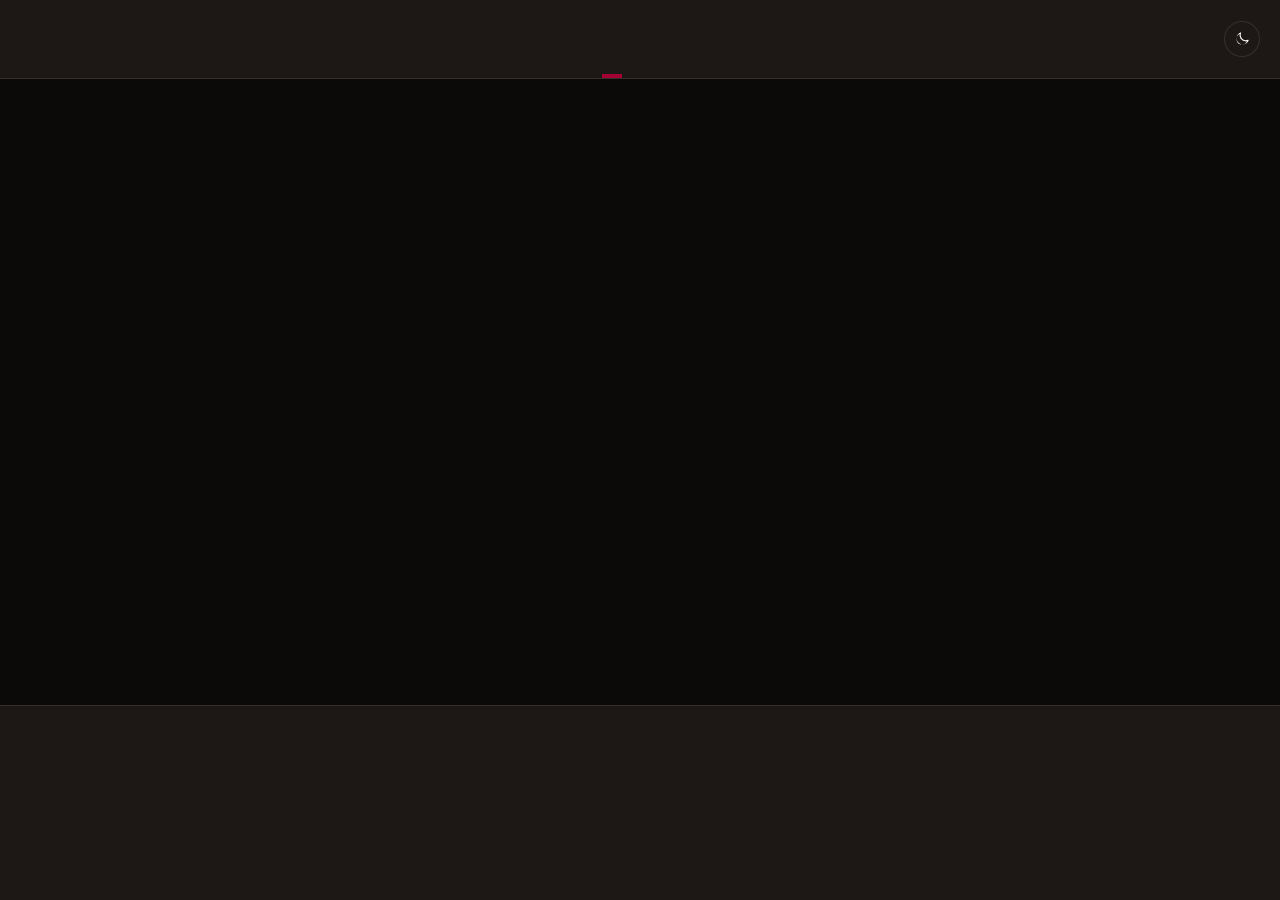
<file: index.html>
<!DOCTYPE html><html lang="en" data-astro-cid-lcdefpme><head><!-- Global Metadata --><meta charset="utf-8"><meta name="viewport" content="width=device-width,initial-scale=1"><link rel="icon" type="image/svg+xml" href="/favicon.svg"><link rel="icon" href="/favicon.ico"><link rel="sitemap" href="/sitemap-index.xml"><link rel="alternate" type="application/rss+xml" title="Astro Blog" href="https://shoshta73.github.io/rss.xml"><meta name="generator" content="Astro v7.3.8"><script>
	const theme = localStorage.getItem('theme') ?? 'dark';
	document.documentElement.classList.toggle('dark', theme === 'dark');
</script><style>@font-face{font-family:Atkinson-c7f4c4e8b285552f;src:url("/_astro/fonts/89758defcfa85239.woff") format("woff");font-display:swap;font-weight:400;font-style:normal;}@font-face{font-family:Atkinson-c7f4c4e8b285552f;src:url("/_astro/fonts/14aa8dd5744dd4bc.woff") format("woff");font-display:swap;font-weight:700;font-style:normal;}@font-face{font-family:"Atkinson-c7f4c4e8b285552f fallback: Arial";src:local("Arial");font-display:swap;font-weight:400;font-style:normal;size-adjust:99.3717%;ascent-override:80.1033%;descent-override:25.2587%;line-gap-override:0%;}@font-face{font-family:"Atkinson-c7f4c4e8b285552f fallback: Arial Bold";src:local("Arial Bold");font-display:swap;font-weight:700;font-style:normal;size-adjust:92.2954%;ascent-override:86.2448%;descent-override:27.1953%;line-gap-override:0%;}:root{--font-atkinson:Atkinson-c7f4c4e8b285552f,"Atkinson-c7f4c4e8b285552f fallback: Arial","Atkinson-c7f4c4e8b285552f fallback: Arial Bold",sans-serif;}</style><link rel="preload" href="/_astro/fonts/89758defcfa85239.woff" as="font" type="font/woff" crossorigin><link rel="preload" href="/_astro/fonts/14aa8dd5744dd4bc.woff" as="font" type="font/woff" crossorigin><!-- Canonical URL --><link rel="canonical" href="https://shoshta73.github.io/"><!-- Primary Meta Tags --><title>Astro Blog</title><meta name="description" content="Welcome to my website!"><!-- Open Graph / Facebook --><meta property="og:type" content="website"><meta property="og:url" content="https://shoshta73.github.io/"><meta property="og:title" content="Astro Blog"><meta property="og:description" content="Welcome to my website!"><!-- Twitter --><meta name="twitter:card" content="summary_large_image"><link rel="stylesheet" href="/_astro/Header.DBDb6_G8.css"><style>main[data-astro-cid-lcdefpme]{place-items:center;display:grid}.notice[data-astro-cid-lcdefpme]{text-align:center;max-width:42rem}.eyebrow[data-astro-cid-lcdefpme]{color:var(--muted-foreground);letter-spacing:.16em;text-transform:uppercase;margin:0 0 1rem;font-size:.875rem;font-weight:700}h1[data-astro-cid-lcdefpme]{letter-spacing:-.06em;margin-bottom:1rem;font-size:clamp(2.5rem,10vw,5rem)}p[data-astro-cid-lcdefpme]{max-width:34rem;color:var(--muted-foreground);margin:0 auto;font-size:1.125rem}
</style></head><body data-astro-cid-lcdefpme><header data-astro-cid-nen7h5rs><nav data-astro-cid-nen7h5rs><div data-astro-cid-nen7h5rs></div><div class="internal-links" data-astro-cid-nen7h5rs><a href="/" class="active" data-astro-cid-nen7h5rs="true" data-astro-cid-evkijfd6>Home</a><a href="/blog" data-astro-cid-nen7h5rs="true" data-astro-cid-evkijfd6>Blog</a></div><button class="theme-toggle" type="button" aria-label="Switch to light mode" aria-pressed="true" data-astro-cid-nen7h5rs><svg class="sun" viewBox="0 0 256 256" aria-hidden="true" data-astro-cid-nen7h5rs><circle cx="128" cy="128" r="60" fill="none" stroke="currentColor" stroke-linecap="round" stroke-linejoin="round" stroke-width="16" data-astro-cid-nen7h5rs></circle><line x1="128" y1="36" x2="128" y2="16" stroke="currentColor" stroke-linecap="round" stroke-linejoin="round" stroke-width="16" data-astro-cid-nen7h5rs></line><line x1="62.95" y1="62.95" x2="48.81" y2="48.81" stroke="currentColor" stroke-linecap="round" stroke-linejoin="round" stroke-width="16" data-astro-cid-nen7h5rs></line><line x1="36" y1="128" x2="16" y2="128" stroke="currentColor" stroke-linecap="round" stroke-linejoin="round" stroke-width="16" data-astro-cid-nen7h5rs></line><line x1="62.95" y1="193.05" x2="48.81" y2="207.19" stroke="currentColor" stroke-linecap="round" stroke-linejoin="round" stroke-width="16" data-astro-cid-nen7h5rs></line><line x1="128" y1="220" x2="128" y2="240" stroke="currentColor" stroke-linecap="round" stroke-linejoin="round" stroke-width="16" data-astro-cid-nen7h5rs></line><line x1="193.05" y1="193.05" x2="207.19" y2="207.19" stroke="currentColor" stroke-linecap="round" stroke-linejoin="round" stroke-width="16" data-astro-cid-nen7h5rs></line><line x1="220" y1="128" x2="240" y2="128" stroke="currentColor" stroke-linecap="round" stroke-linejoin="round" stroke-width="16" data-astro-cid-nen7h5rs></line><line x1="193.05" y1="62.95" x2="207.19" y2="48.81" stroke="currentColor" stroke-linecap="round" stroke-linejoin="round" stroke-width="16" data-astro-cid-nen7h5rs></line></svg><svg class="moon" viewBox="0 0 256 256" aria-hidden="true" data-astro-cid-nen7h5rs><path fill="currentColor" d="M232.13 143.64a8 8 0 0 0-8.61-1.74A84 84 0 0 1 114.1 32.48a8 8 0 0 0-10.35-10.35 100 100 0 1 0 130.38 130.38 8 8 0 0 0-2-8.87ZM128 216A88 88 0 0 1 91.32 48.09a100 100 0 0 0 116.59 116.59A87.85 87.85 0 0 1 128 216Z" data-astro-cid-nen7h5rs></path></svg></button></nav></header><script type="module">var e=document.querySelector(`.theme-toggle`);function t(t){document.documentElement.classList.toggle(`dark`,t),localStorage.setItem(`theme`,t?`dark`:`light`),e&&(e.dataset.theme=t?`dark`:`light`,e.setAttribute(`aria-pressed`,String(t)),e.setAttribute(`aria-label`,t?`Switch to light mode`:`Switch to dark mode`))}e&&(t(document.documentElement.classList.contains(`dark`)),e.addEventListener(`click`,()=>{t(!document.documentElement.classList.contains(`dark`))}));</script><main data-astro-cid-lcdefpme><section class="notice" aria-labelledby="under-construction-title" data-astro-cid-lcdefpme><p class="eyebrow" data-astro-cid-lcdefpme>Website status</p><h1 id="under-construction-title" data-astro-cid-lcdefpme>Under Construction</h1><p data-astro-cid-lcdefpme>This website is currently being built. More content and updates will be available soon.</p></section></main><footer data-astro-cid-jo6i4kqk>&copy; 2026 Borna Šoštarić. All rights reserved.<!-- <div class="social-links">
		<a href="https://m.webtoo.ls/@astro" target="_blank">
			<span class="sr-only">Follow Astro on Mastodon</span>
			<svg
				viewBox="0 0 16 16"
				aria-hidden="true"
				width="32"
				height="32"
				astro-icon="social/mastodon"
				><path
					fill="currentColor"
					d="M11.19 12.195c2.016-.24 3.77-1.475 3.99-2.603.348-1.778.32-4.339.32-4.339 0-3.47-2.286-4.488-2.286-4.488C12.062.238 10.083.017 8.027 0h-.05C5.92.017 3.942.238 2.79.765c0 0-2.285 1.017-2.285 4.488l-.002.662c-.004.64-.007 1.35.011 2.091.083 3.394.626 6.74 3.78 7.57 1.454.383 2.703.463 3.709.408 1.823-.1 2.847-.647 2.847-.647l-.06-1.317s-1.303.41-2.767.36c-1.45-.05-2.98-.156-3.215-1.928a3.614 3.614 0 0 1-.033-.496s1.424.346 3.228.428c1.103.05 2.137-.064 3.188-.189zm1.613-2.47H11.13v-4.08c0-.859-.364-1.295-1.091-1.295-.804 0-1.207.517-1.207 1.541v2.233H7.168V5.89c0-1.024-.403-1.541-1.207-1.541-.727 0-1.091.436-1.091 1.296v4.079H3.197V5.522c0-.859.22-1.541.66-2.046.456-.505 1.052-.764 1.793-.764.856 0 1.504.328 1.933.983L8 4.39l.417-.695c.429-.655 1.077-.983 1.934-.983.74 0 1.336.259 1.791.764.442.505.661 1.187.661 2.046v4.203z"
				></path></svg
			>
		</a>
		<a href="https://twitter.com/astrodotbuild" target="_blank">
			<span class="sr-only">Follow Astro on Twitter</span>
			<svg viewBox="0 0 16 16" aria-hidden="true" width="32" height="32" astro-icon="social/twitter"
				><path
					fill="currentColor"
					d="M5.026 15c6.038 0 9.341-5.003 9.341-9.334 0-.14 0-.282-.006-.422A6.685 6.685 0 0 0 16 3.542a6.658 6.658 0 0 1-1.889.518 3.301 3.301 0 0 0 1.447-1.817 6.533 6.533 0 0 1-2.087.793A3.286 3.286 0 0 0 7.875 6.03a9.325 9.325 0 0 1-6.767-3.429 3.289 3.289 0 0 0 1.018 4.382A3.323 3.323 0 0 1 .64 6.575v.045a3.288 3.288 0 0 0 2.632 3.218 3.203 3.203 0 0 1-.865.115 3.23 3.23 0 0 1-.614-.057 3.283 3.283 0 0 0 3.067 2.277A6.588 6.588 0 0 1 .78 13.58a6.32 6.32 0 0 1-.78-.045A9.344 9.344 0 0 0 5.026 15z"
				></path></svg
			>
		</a>
		<a href="https://github.com/withastro/astro" target="_blank">
			<span class="sr-only">Go to Astro's GitHub repo</span>
			<svg viewBox="0 0 16 16" aria-hidden="true" width="32" height="32" astro-icon="social/github"
				><path
					fill="currentColor"
					d="M8 0C3.58 0 0 3.58 0 8c0 3.54 2.29 6.53 5.47 7.59.4.07.55-.17.55-.38 0-.19-.01-.82-.01-1.49-2.01.37-2.53-.49-2.69-.94-.09-.23-.48-.94-.82-1.13-.28-.15-.68-.52-.01-.53.63-.01 1.08.58 1.23.82.72 1.21 1.87.87 2.33.66.07-.52.28-.87.51-1.07-1.78-.2-3.64-.89-3.64-3.95 0-.87.31-1.59.82-2.15-.08-.2-.36-1.02.08-2.12 0 0 .67-.21 2.2.82.64-.18 1.32-.27 2-.27.68 0 1.36.09 2 .27 1.53-1.04 2.2-.82 2.2-.82.44 1.1.16 1.92.08 2.12.51.56.82 1.27.82 2.15 0 3.07-1.87 3.75-3.65 3.95.29.25.54.73.54 1.48 0 1.07-.01 1.93-.01 2.2 0 .21.15.46.55.38A8.012 8.012 0 0 0 16 8c0-4.42-3.58-8-8-8z"
				></path></svg
			>
		</a>
	</div> --></footer></body></html>
</file>
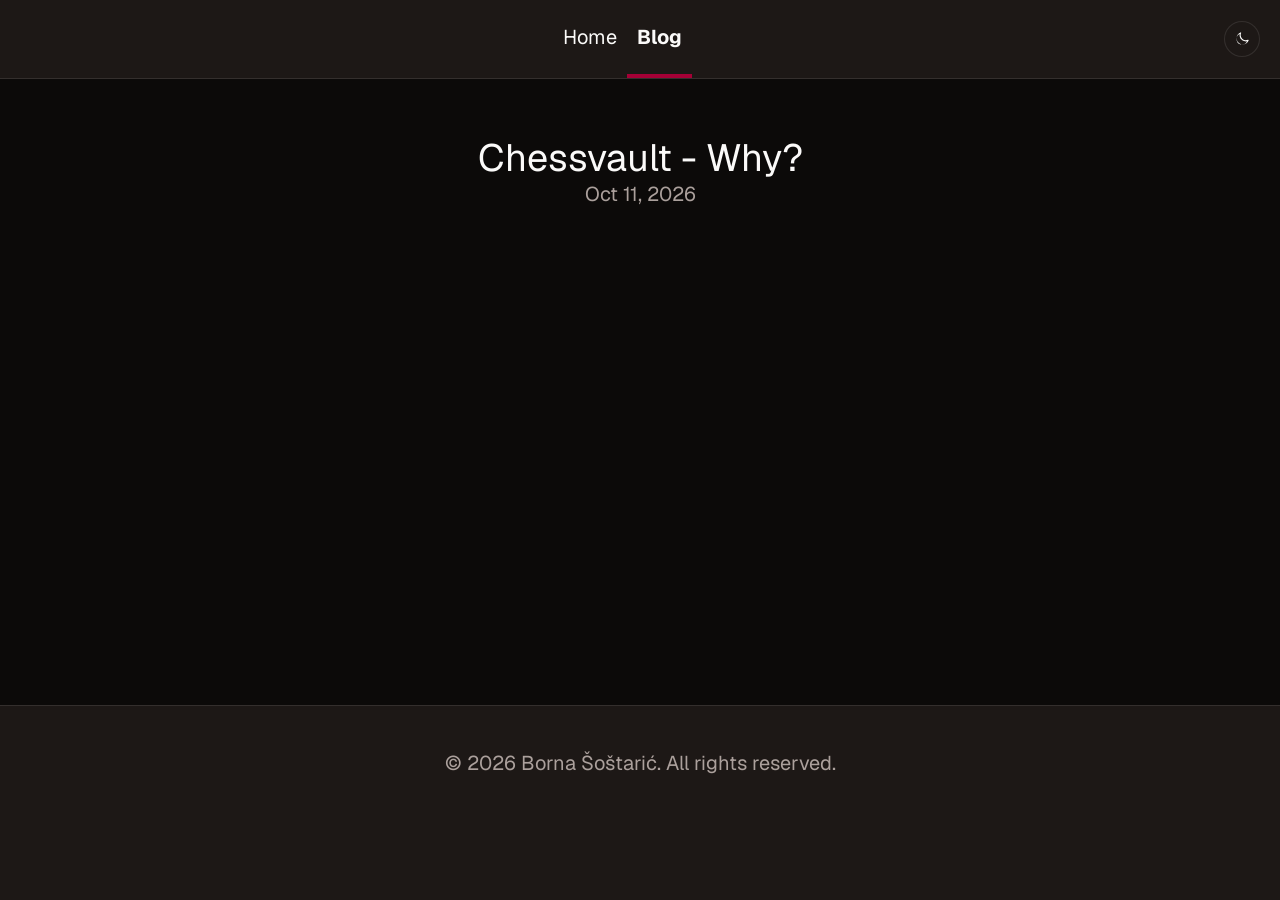
<file: blog/index.html>
<!DOCTYPE html><html lang="en" data-astro-cid-x255k2k2><head><!-- Global Metadata --><meta charset="utf-8"><meta name="viewport" content="width=device-width,initial-scale=1"><link rel="icon" type="image/svg+xml" href="/favicon.svg"><link rel="icon" href="/favicon.ico"><link rel="sitemap" href="/sitemap-index.xml"><link rel="alternate" type="application/rss+xml" title="Astro Blog" href="https://shoshta73.github.io/rss.xml"><meta name="generator" content="Astro v7.3.8"><script>
	const theme = localStorage.getItem('theme') ?? 'dark';
	document.documentElement.classList.toggle('dark', theme === 'dark');
</script><style>@font-face{font-family:Atkinson-c7f4c4e8b285552f;src:url("/_astro/fonts/89758defcfa85239.woff") format("woff");font-display:swap;font-weight:400;font-style:normal;}@font-face{font-family:Atkinson-c7f4c4e8b285552f;src:url("/_astro/fonts/14aa8dd5744dd4bc.woff") format("woff");font-display:swap;font-weight:700;font-style:normal;}@font-face{font-family:"Atkinson-c7f4c4e8b285552f fallback: Arial";src:local("Arial");font-display:swap;font-weight:400;font-style:normal;size-adjust:99.3717%;ascent-override:80.1033%;descent-override:25.2587%;line-gap-override:0%;}@font-face{font-family:"Atkinson-c7f4c4e8b285552f fallback: Arial Bold";src:local("Arial Bold");font-display:swap;font-weight:700;font-style:normal;size-adjust:92.2954%;ascent-override:86.2448%;descent-override:27.1953%;line-gap-override:0%;}:root{--font-atkinson:Atkinson-c7f4c4e8b285552f,"Atkinson-c7f4c4e8b285552f fallback: Arial","Atkinson-c7f4c4e8b285552f fallback: Arial Bold",sans-serif;}</style><link rel="preload" href="/_astro/fonts/89758defcfa85239.woff" as="font" type="font/woff" crossorigin><link rel="preload" href="/_astro/fonts/14aa8dd5744dd4bc.woff" as="font" type="font/woff" crossorigin><!-- Canonical URL --><link rel="canonical" href="https://shoshta73.github.io/blog/"><!-- Primary Meta Tags --><title>Astro Blog</title><meta name="description" content="Welcome to my website!"><!-- Open Graph / Facebook --><meta property="og:type" content="website"><meta property="og:url" content="https://shoshta73.github.io/blog/"><meta property="og:title" content="Astro Blog"><meta property="og:description" content="Welcome to my website!"><!-- Twitter --><meta name="twitter:card" content="summary_large_image"><link rel="stylesheet" href="/_astro/Header.DBDb6_G8.css"><style>body{font-family:var(--font-sans)}main[data-astro-cid-x255k2k2]{width:960px}ul[data-astro-cid-x255k2k2]{flex-wrap:wrap;gap:2rem;margin:0;padding:0;list-style-type:none;display:flex}ul[data-astro-cid-x255k2k2] li[data-astro-cid-x255k2k2]{width:calc(50% - 1rem)}ul[data-astro-cid-x255k2k2] li[data-astro-cid-x255k2k2] [data-astro-cid-x255k2k2]{text-decoration:none;transition:all .2s}ul[data-astro-cid-x255k2k2] li[data-astro-cid-x255k2k2]:first-child{text-align:center;width:100%;margin-bottom:1rem}ul[data-astro-cid-x255k2k2] li[data-astro-cid-x255k2k2]:first-child img[data-astro-cid-x255k2k2]{width:100%}ul[data-astro-cid-x255k2k2] li[data-astro-cid-x255k2k2]:first-child .title[data-astro-cid-x255k2k2]{font-size:2.369rem}ul[data-astro-cid-x255k2k2] li[data-astro-cid-x255k2k2] img[data-astro-cid-x255k2k2]{border-radius:12px;margin-bottom:.5rem}ul[data-astro-cid-x255k2k2] li[data-astro-cid-x255k2k2] a[data-astro-cid-x255k2k2]{display:block}.title[data-astro-cid-x255k2k2]{color:var(--foreground);margin:0;line-height:1}.date[data-astro-cid-x255k2k2]{color:var(--muted-foreground);margin:0}ul[data-astro-cid-x255k2k2] li[data-astro-cid-x255k2k2] a[data-astro-cid-x255k2k2]:hover h4[data-astro-cid-x255k2k2],ul[data-astro-cid-x255k2k2] li[data-astro-cid-x255k2k2] a[data-astro-cid-x255k2k2]:hover .date[data-astro-cid-x255k2k2]{color:var(--primary)}ul[data-astro-cid-x255k2k2] a[data-astro-cid-x255k2k2]:hover img[data-astro-cid-x255k2k2]{box-shadow:var(--box-shadow)}@media (width<=720px){ul[data-astro-cid-x255k2k2]{gap:.5em}ul[data-astro-cid-x255k2k2] li[data-astro-cid-x255k2k2]{text-align:center;width:100%}ul[data-astro-cid-x255k2k2] li[data-astro-cid-x255k2k2]:first-child{margin-bottom:0}ul[data-astro-cid-x255k2k2] li[data-astro-cid-x255k2k2]:first-child .title[data-astro-cid-x255k2k2]{font-size:1.563em}}
</style></head><body data-astro-cid-x255k2k2><header data-astro-cid-nen7h5rs><nav data-astro-cid-nen7h5rs><div data-astro-cid-nen7h5rs></div><div class="internal-links" data-astro-cid-nen7h5rs><a href="/" data-astro-cid-nen7h5rs="true" data-astro-cid-evkijfd6>Home</a><a href="/blog" class="active" data-astro-cid-nen7h5rs="true" data-astro-cid-evkijfd6>Blog</a></div><button class="theme-toggle" type="button" aria-label="Switch to light mode" aria-pressed="true" data-astro-cid-nen7h5rs><svg class="sun" viewBox="0 0 256 256" aria-hidden="true" data-astro-cid-nen7h5rs><circle cx="128" cy="128" r="60" fill="none" stroke="currentColor" stroke-linecap="round" stroke-linejoin="round" stroke-width="16" data-astro-cid-nen7h5rs></circle><line x1="128" y1="36" x2="128" y2="16" stroke="currentColor" stroke-linecap="round" stroke-linejoin="round" stroke-width="16" data-astro-cid-nen7h5rs></line><line x1="62.95" y1="62.95" x2="48.81" y2="48.81" stroke="currentColor" stroke-linecap="round" stroke-linejoin="round" stroke-width="16" data-astro-cid-nen7h5rs></line><line x1="36" y1="128" x2="16" y2="128" stroke="currentColor" stroke-linecap="round" stroke-linejoin="round" stroke-width="16" data-astro-cid-nen7h5rs></line><line x1="62.95" y1="193.05" x2="48.81" y2="207.19" stroke="currentColor" stroke-linecap="round" stroke-linejoin="round" stroke-width="16" data-astro-cid-nen7h5rs></line><line x1="128" y1="220" x2="128" y2="240" stroke="currentColor" stroke-linecap="round" stroke-linejoin="round" stroke-width="16" data-astro-cid-nen7h5rs></line><line x1="193.05" y1="193.05" x2="207.19" y2="207.19" stroke="currentColor" stroke-linecap="round" stroke-linejoin="round" stroke-width="16" data-astro-cid-nen7h5rs></line><line x1="220" y1="128" x2="240" y2="128" stroke="currentColor" stroke-linecap="round" stroke-linejoin="round" stroke-width="16" data-astro-cid-nen7h5rs></line><line x1="193.05" y1="62.95" x2="207.19" y2="48.81" stroke="currentColor" stroke-linecap="round" stroke-linejoin="round" stroke-width="16" data-astro-cid-nen7h5rs></line></svg><svg class="moon" viewBox="0 0 256 256" aria-hidden="true" data-astro-cid-nen7h5rs><path fill="currentColor" d="M232.13 143.64a8 8 0 0 0-8.61-1.74A84 84 0 0 1 114.1 32.48a8 8 0 0 0-10.35-10.35 100 100 0 1 0 130.38 130.38 8 8 0 0 0-2-8.87ZM128 216A88 88 0 0 1 91.32 48.09a100 100 0 0 0 116.59 116.59A87.85 87.85 0 0 1 128 216Z" data-astro-cid-nen7h5rs></path></svg></button></nav></header><script type="module">var e=document.querySelector(`.theme-toggle`);function t(t){document.documentElement.classList.toggle(`dark`,t),localStorage.setItem(`theme`,t?`dark`:`light`),e&&(e.dataset.theme=t?`dark`:`light`,e.setAttribute(`aria-pressed`,String(t)),e.setAttribute(`aria-label`,t?`Switch to light mode`:`Switch to dark mode`))}e&&(t(document.documentElement.classList.contains(`dark`)),e.addEventListener(`click`,()=>{t(!document.documentElement.classList.contains(`dark`))}));</script><main data-astro-cid-x255k2k2><section data-astro-cid-x255k2k2><ul data-astro-cid-x255k2k2><li data-astro-cid-x255k2k2><a href="/blog/chessvault/" data-astro-cid-x255k2k2><h4 class="title" data-astro-cid-x255k2k2>Chessvault - Why?</h4><p class="date" data-astro-cid-x255k2k2><time datetime="2026-10-11T00:00:00.000Z">Oct 11, 2026</time></p></a></li></ul></section></main><footer data-astro-cid-jo6i4kqk>&copy; 2026 Borna Šoštarić. All rights reserved.<!-- <div class="social-links">
		<a href="https://m.webtoo.ls/@astro" target="_blank">
			<span class="sr-only">Follow Astro on Mastodon</span>
			<svg
				viewBox="0 0 16 16"
				aria-hidden="true"
				width="32"
				height="32"
				astro-icon="social/mastodon"
				><path
					fill="currentColor"
					d="M11.19 12.195c2.016-.24 3.77-1.475 3.99-2.603.348-1.778.32-4.339.32-4.339 0-3.47-2.286-4.488-2.286-4.488C12.062.238 10.083.017 8.027 0h-.05C5.92.017 3.942.238 2.79.765c0 0-2.285 1.017-2.285 4.488l-.002.662c-.004.64-.007 1.35.011 2.091.083 3.394.626 6.74 3.78 7.57 1.454.383 2.703.463 3.709.408 1.823-.1 2.847-.647 2.847-.647l-.06-1.317s-1.303.41-2.767.36c-1.45-.05-2.98-.156-3.215-1.928a3.614 3.614 0 0 1-.033-.496s1.424.346 3.228.428c1.103.05 2.137-.064 3.188-.189zm1.613-2.47H11.13v-4.08c0-.859-.364-1.295-1.091-1.295-.804 0-1.207.517-1.207 1.541v2.233H7.168V5.89c0-1.024-.403-1.541-1.207-1.541-.727 0-1.091.436-1.091 1.296v4.079H3.197V5.522c0-.859.22-1.541.66-2.046.456-.505 1.052-.764 1.793-.764.856 0 1.504.328 1.933.983L8 4.39l.417-.695c.429-.655 1.077-.983 1.934-.983.74 0 1.336.259 1.791.764.442.505.661 1.187.661 2.046v4.203z"
				></path></svg
			>
		</a>
		<a href="https://twitter.com/astrodotbuild" target="_blank">
			<span class="sr-only">Follow Astro on Twitter</span>
			<svg viewBox="0 0 16 16" aria-hidden="true" width="32" height="32" astro-icon="social/twitter"
				><path
					fill="currentColor"
					d="M5.026 15c6.038 0 9.341-5.003 9.341-9.334 0-.14 0-.282-.006-.422A6.685 6.685 0 0 0 16 3.542a6.658 6.658 0 0 1-1.889.518 3.301 3.301 0 0 0 1.447-1.817 6.533 6.533 0 0 1-2.087.793A3.286 3.286 0 0 0 7.875 6.03a9.325 9.325 0 0 1-6.767-3.429 3.289 3.289 0 0 0 1.018 4.382A3.323 3.323 0 0 1 .64 6.575v.045a3.288 3.288 0 0 0 2.632 3.218 3.203 3.203 0 0 1-.865.115 3.23 3.23 0 0 1-.614-.057 3.283 3.283 0 0 0 3.067 2.277A6.588 6.588 0 0 1 .78 13.58a6.32 6.32 0 0 1-.78-.045A9.344 9.344 0 0 0 5.026 15z"
				></path></svg
			>
		</a>
		<a href="https://github.com/withastro/astro" target="_blank">
			<span class="sr-only">Go to Astro's GitHub repo</span>
			<svg viewBox="0 0 16 16" aria-hidden="true" width="32" height="32" astro-icon="social/github"
				><path
					fill="currentColor"
					d="M8 0C3.58 0 0 3.58 0 8c0 3.54 2.29 6.53 5.47 7.59.4.07.55-.17.55-.38 0-.19-.01-.82-.01-1.49-2.01.37-2.53-.49-2.69-.94-.09-.23-.48-.94-.82-1.13-.28-.15-.68-.52-.01-.53.63-.01 1.08.58 1.23.82.72 1.21 1.87.87 2.33.66.07-.52.28-.87.51-1.07-1.78-.2-3.64-.89-3.64-3.95 0-.87.31-1.59.82-2.15-.08-.2-.36-1.02.08-2.12 0 0 .67-.21 2.2.82.64-.18 1.32-.27 2-.27.68 0 1.36.09 2 .27 1.53-1.04 2.2-.82 2.2-.82.44 1.1.16 1.92.08 2.12.51.56.82 1.27.82 2.15 0 3.07-1.87 3.75-3.65 3.95.29.25.54.73.54 1.48 0 1.07-.01 1.93-.01 2.2 0 .21.15.46.55.38A8.012 8.012 0 0 0 16 8c0-4.42-3.58-8-8-8z"
				></path></svg
			>
		</a>
	</div> --></footer></body></html>
</file>
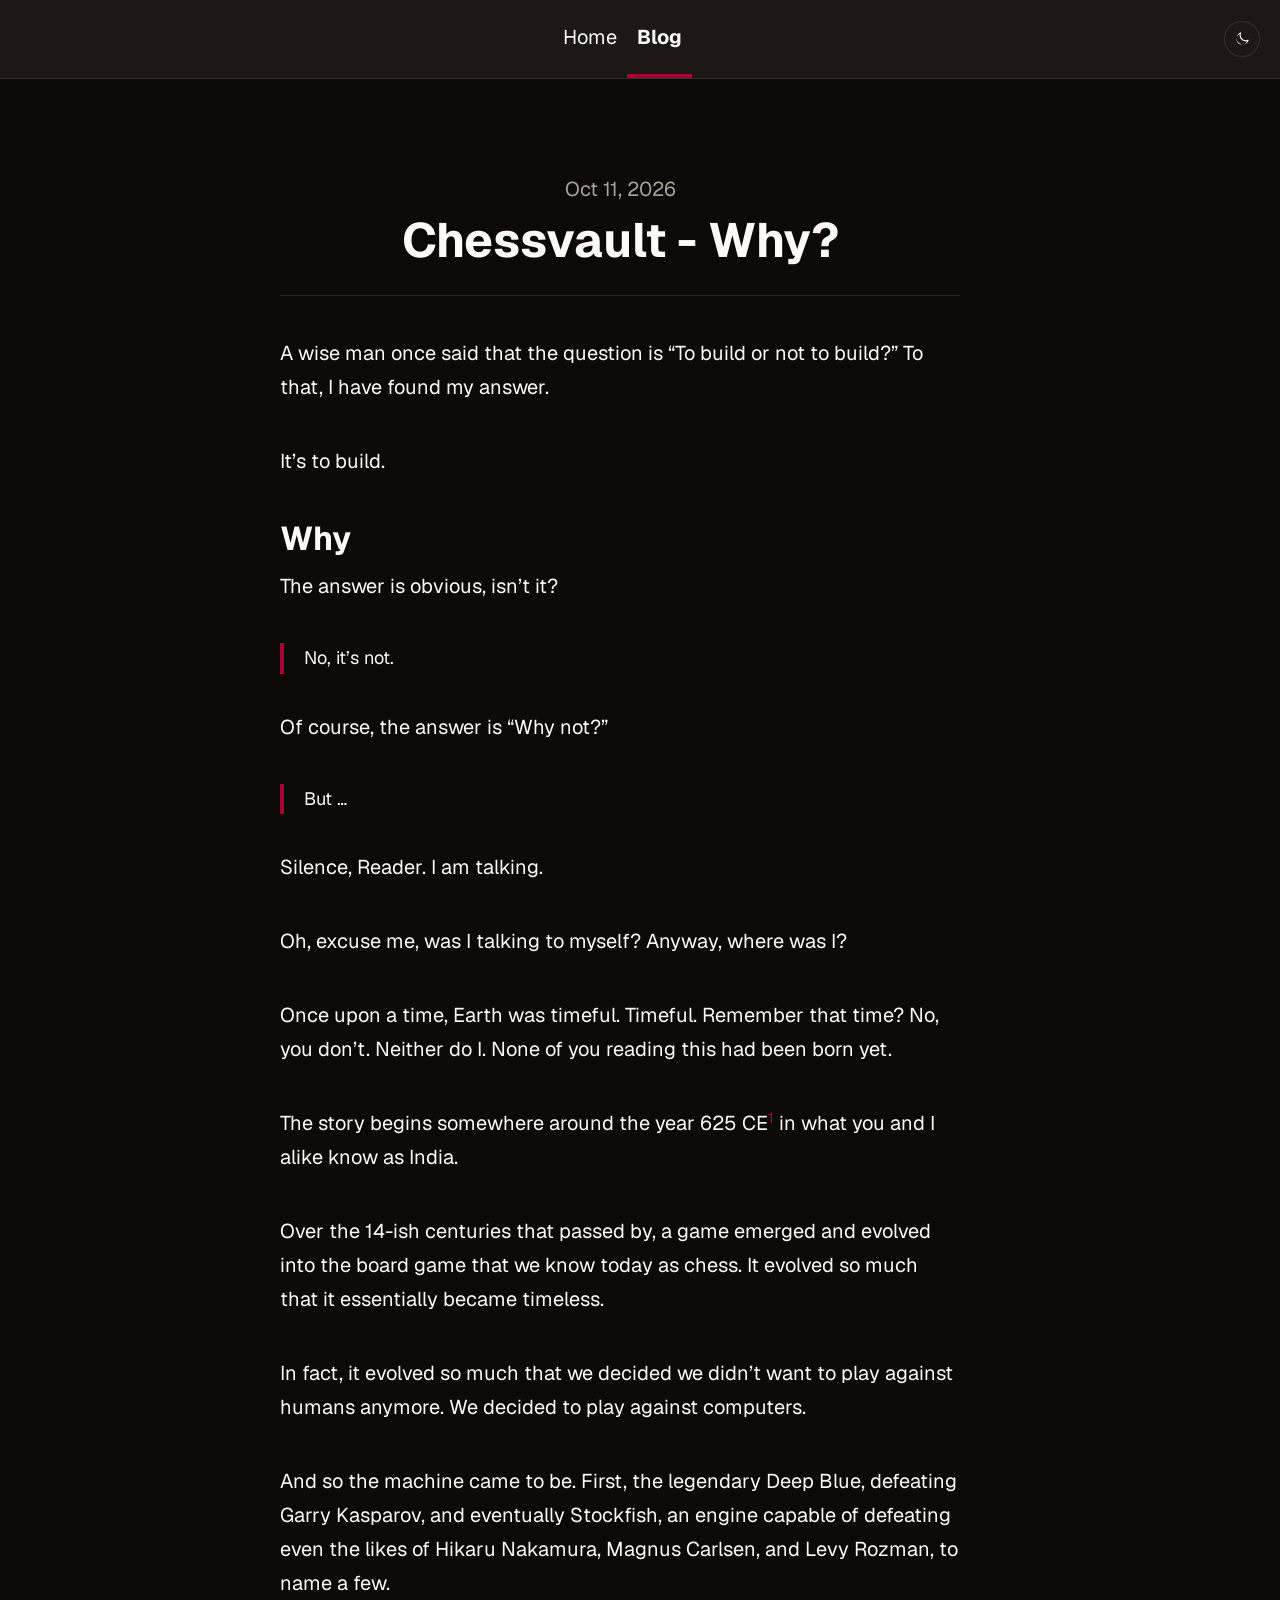
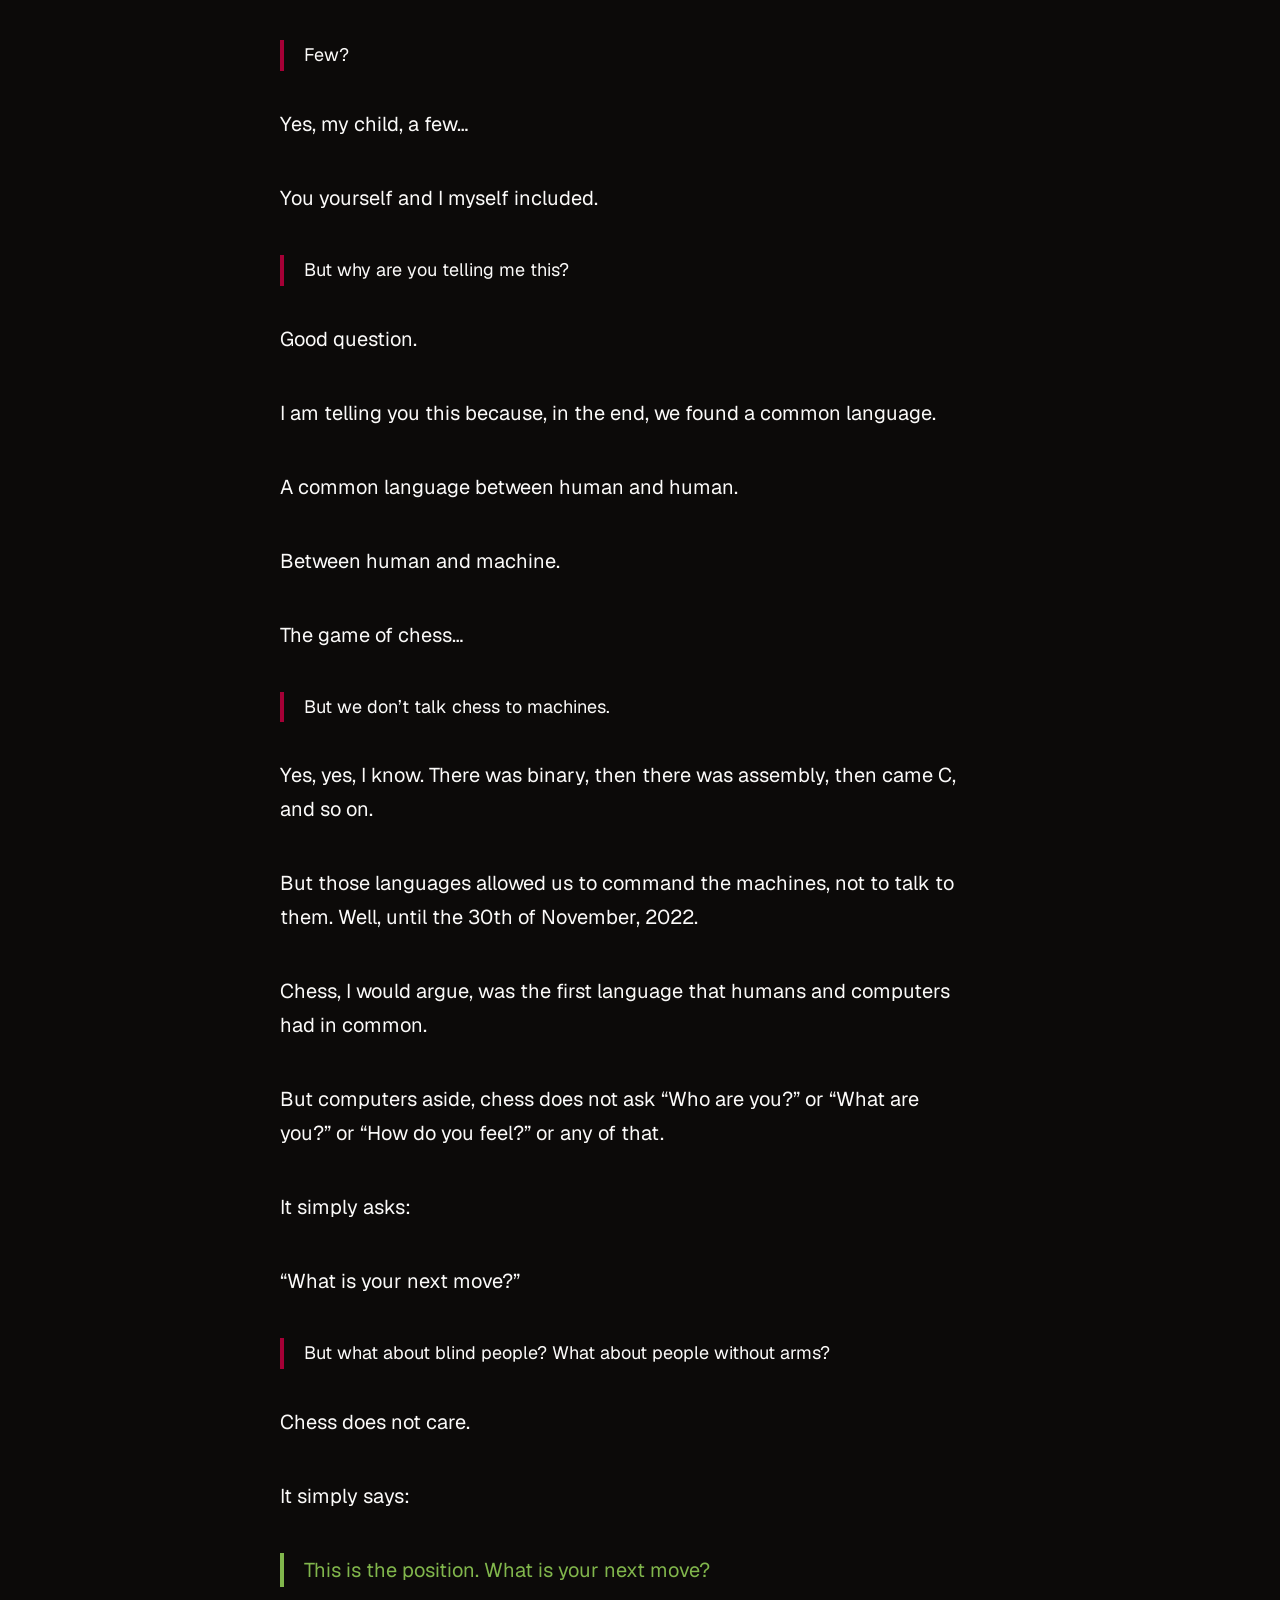
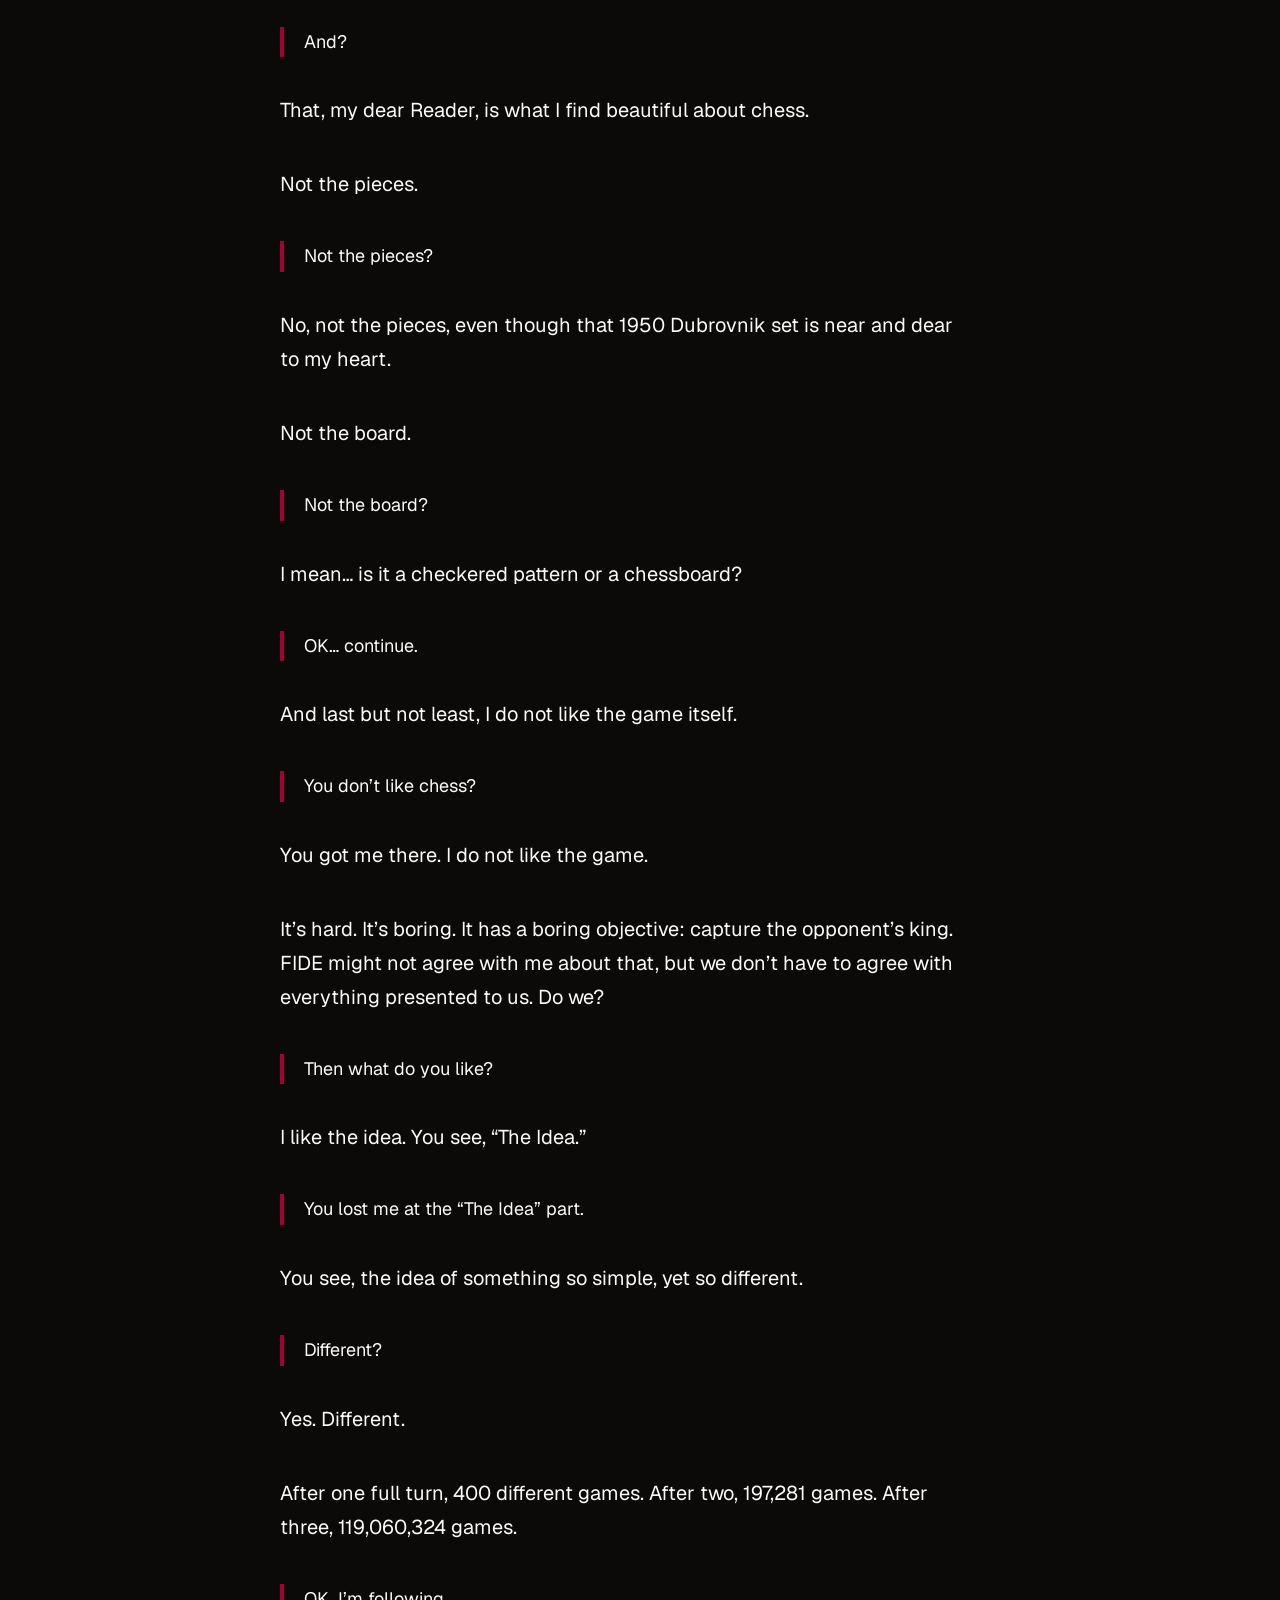
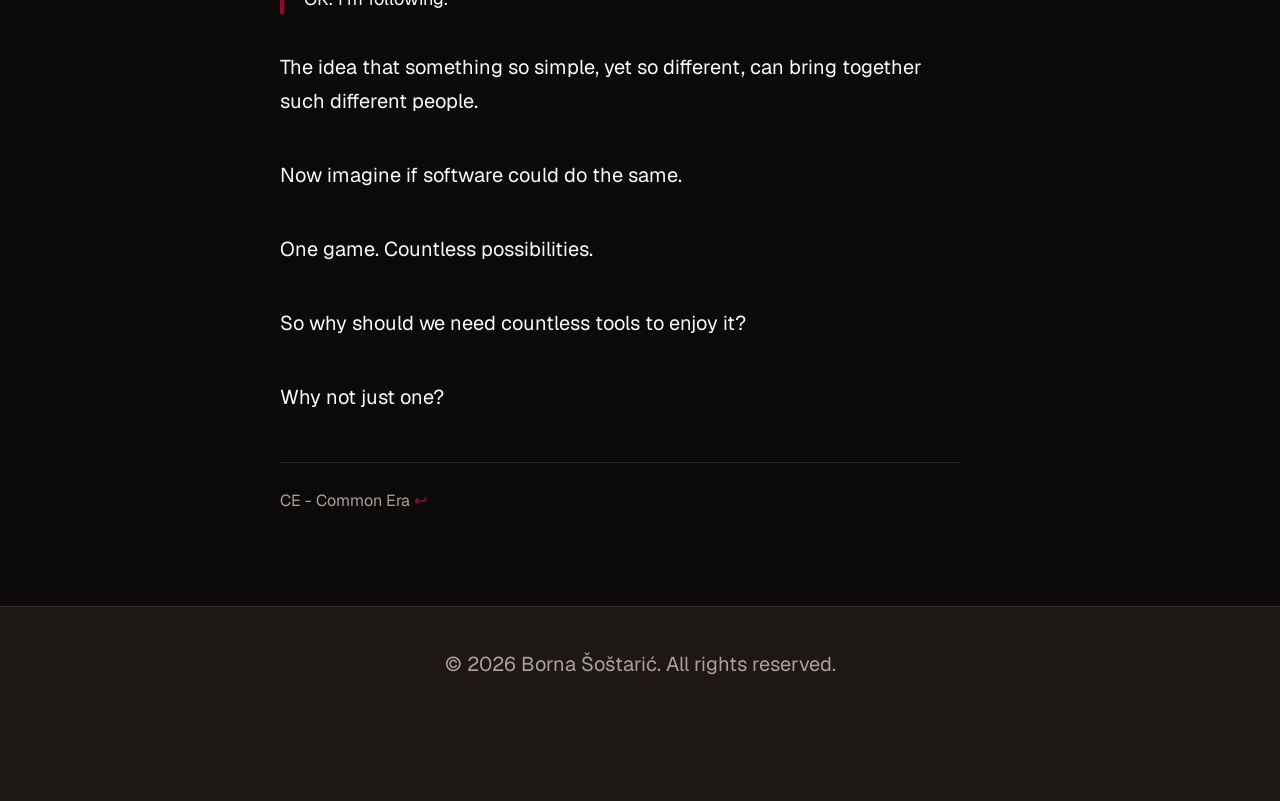
<file: blog/chessvault/index.html>
<!DOCTYPE html><html lang="en" data-astro-cid-tldeq5d5><head><!-- Global Metadata --><meta charset="utf-8"><meta name="viewport" content="width=device-width,initial-scale=1"><link rel="icon" type="image/svg+xml" href="/favicon.svg"><link rel="icon" href="/favicon.ico"><link rel="sitemap" href="/sitemap-index.xml"><link rel="alternate" type="application/rss+xml" title="Astro Blog" href="https://shoshta73.github.io/rss.xml"><meta name="generator" content="Astro v7.3.8"><script>
	const theme = localStorage.getItem('theme') ?? 'dark';
	document.documentElement.classList.toggle('dark', theme === 'dark');
</script><style>@font-face{font-family:Atkinson-c7f4c4e8b285552f;src:url("/_astro/fonts/89758defcfa85239.woff") format("woff");font-display:swap;font-weight:400;font-style:normal;}@font-face{font-family:Atkinson-c7f4c4e8b285552f;src:url("/_astro/fonts/14aa8dd5744dd4bc.woff") format("woff");font-display:swap;font-weight:700;font-style:normal;}@font-face{font-family:"Atkinson-c7f4c4e8b285552f fallback: Arial";src:local("Arial");font-display:swap;font-weight:400;font-style:normal;size-adjust:99.3717%;ascent-override:80.1033%;descent-override:25.2587%;line-gap-override:0%;}@font-face{font-family:"Atkinson-c7f4c4e8b285552f fallback: Arial Bold";src:local("Arial Bold");font-display:swap;font-weight:700;font-style:normal;size-adjust:92.2954%;ascent-override:86.2448%;descent-override:27.1953%;line-gap-override:0%;}:root{--font-atkinson:Atkinson-c7f4c4e8b285552f,"Atkinson-c7f4c4e8b285552f fallback: Arial","Atkinson-c7f4c4e8b285552f fallback: Arial Bold",sans-serif;}</style><link rel="preload" href="/_astro/fonts/89758defcfa85239.woff" as="font" type="font/woff" crossorigin><link rel="preload" href="/_astro/fonts/14aa8dd5744dd4bc.woff" as="font" type="font/woff" crossorigin><!-- Canonical URL --><link rel="canonical" href="https://shoshta73.github.io/blog/chessvault/"><!-- Primary Meta Tags --><title>Chessvault - Why?</title><meta name="description" content="My own feelings about starting this project"><!-- Open Graph / Facebook --><meta property="og:type" content="website"><meta property="og:url" content="https://shoshta73.github.io/blog/chessvault/"><meta property="og:title" content="Chessvault - Why?"><meta property="og:description" content="My own feelings about starting this project"><!-- Twitter --><meta name="twitter:card" content="summary_large_image"><link rel="stylesheet" href="/_astro/Header.DBDb6_G8.css"><style>body{font-family:var(--font-sans)}main[data-astro-cid-tldeq5d5]{width:calc(100% - 2em);max-width:100%;margin:0}.hero-image[data-astro-cid-tldeq5d5]{width:100%}.hero-image[data-astro-cid-tldeq5d5] img[data-astro-cid-tldeq5d5]{box-shadow:var(--box-shadow);border-radius:12px;margin:0 auto;display:block}.prose[data-astro-cid-tldeq5d5]{font-family:var(--font-sans);width:720px;max-width:calc(100% - 2em);color:var(--foreground);margin:auto;padding:1em}.title[data-astro-cid-tldeq5d5]{text-align:center;margin-bottom:1em;padding:1em 0;line-height:1}.title[data-astro-cid-tldeq5d5] h1[data-astro-cid-tldeq5d5]{margin:0 0 .5em}.prose[data-astro-cid-tldeq5d5] h1,.prose[data-astro-cid-tldeq5d5] h2,.prose[data-astro-cid-tldeq5d5] h3,.prose[data-astro-cid-tldeq5d5] h4,.prose[data-astro-cid-tldeq5d5] h5,.prose[data-astro-cid-tldeq5d5] h6{font-family:var(--font-sans);font-weight:700;line-height:1.3}.prose[data-astro-cid-tldeq5d5] h1{font-size:2.4em}.prose[data-astro-cid-tldeq5d5] h2{font-size:1.65em}.prose[data-astro-cid-tldeq5d5] h3{font-size:1.35em}.prose[data-astro-cid-tldeq5d5] h4{font-size:1.15em}.prose[data-astro-cid-tldeq5d5] h5,.prose[data-astro-cid-tldeq5d5] h6{font-size:1em}.date[data-astro-cid-tldeq5d5]{font-family:var(--font-sans);color:var(--muted-foreground);margin-bottom:.5em}.prose[data-astro-cid-tldeq5d5] [data-footnotes]{border-top:1px solid var(--border);color:var(--muted-foreground);margin-top:3em;padding-top:1.5em;font-size:.8em}.prose[data-astro-cid-tldeq5d5] [data-footnotes] p{margin-bottom:.75em}.last-updated-on[data-astro-cid-tldeq5d5]{font-style:italic}
</style></head><body data-astro-cid-tldeq5d5><header data-astro-cid-nen7h5rs><nav data-astro-cid-nen7h5rs><div data-astro-cid-nen7h5rs></div><div class="internal-links" data-astro-cid-nen7h5rs><a href="/" data-astro-cid-nen7h5rs="true" data-astro-cid-evkijfd6>Home</a><a href="/blog" class="active" data-astro-cid-nen7h5rs="true" data-astro-cid-evkijfd6>Blog</a></div><button class="theme-toggle" type="button" aria-label="Switch to light mode" aria-pressed="true" data-astro-cid-nen7h5rs><svg class="sun" viewBox="0 0 256 256" aria-hidden="true" data-astro-cid-nen7h5rs><circle cx="128" cy="128" r="60" fill="none" stroke="currentColor" stroke-linecap="round" stroke-linejoin="round" stroke-width="16" data-astro-cid-nen7h5rs></circle><line x1="128" y1="36" x2="128" y2="16" stroke="currentColor" stroke-linecap="round" stroke-linejoin="round" stroke-width="16" data-astro-cid-nen7h5rs></line><line x1="62.95" y1="62.95" x2="48.81" y2="48.81" stroke="currentColor" stroke-linecap="round" stroke-linejoin="round" stroke-width="16" data-astro-cid-nen7h5rs></line><line x1="36" y1="128" x2="16" y2="128" stroke="currentColor" stroke-linecap="round" stroke-linejoin="round" stroke-width="16" data-astro-cid-nen7h5rs></line><line x1="62.95" y1="193.05" x2="48.81" y2="207.19" stroke="currentColor" stroke-linecap="round" stroke-linejoin="round" stroke-width="16" data-astro-cid-nen7h5rs></line><line x1="128" y1="220" x2="128" y2="240" stroke="currentColor" stroke-linecap="round" stroke-linejoin="round" stroke-width="16" data-astro-cid-nen7h5rs></line><line x1="193.05" y1="193.05" x2="207.19" y2="207.19" stroke="currentColor" stroke-linecap="round" stroke-linejoin="round" stroke-width="16" data-astro-cid-nen7h5rs></line><line x1="220" y1="128" x2="240" y2="128" stroke="currentColor" stroke-linecap="round" stroke-linejoin="round" stroke-width="16" data-astro-cid-nen7h5rs></line><line x1="193.05" y1="62.95" x2="207.19" y2="48.81" stroke="currentColor" stroke-linecap="round" stroke-linejoin="round" stroke-width="16" data-astro-cid-nen7h5rs></line></svg><svg class="moon" viewBox="0 0 256 256" aria-hidden="true" data-astro-cid-nen7h5rs><path fill="currentColor" d="M232.13 143.64a8 8 0 0 0-8.61-1.74A84 84 0 0 1 114.1 32.48a8 8 0 0 0-10.35-10.35 100 100 0 1 0 130.38 130.38 8 8 0 0 0-2-8.87ZM128 216A88 88 0 0 1 91.32 48.09a100 100 0 0 0 116.59 116.59A87.85 87.85 0 0 1 128 216Z" data-astro-cid-nen7h5rs></path></svg></button></nav></header><script type="module">var e=document.querySelector(`.theme-toggle`);function t(t){document.documentElement.classList.toggle(`dark`,t),localStorage.setItem(`theme`,t?`dark`:`light`),e&&(e.dataset.theme=t?`dark`:`light`,e.setAttribute(`aria-pressed`,String(t)),e.setAttribute(`aria-label`,t?`Switch to light mode`:`Switch to dark mode`))}e&&(t(document.documentElement.classList.contains(`dark`)),e.addEventListener(`click`,()=>{t(!document.documentElement.classList.contains(`dark`))}));</script><main data-astro-cid-tldeq5d5><article data-astro-cid-tldeq5d5><div class="hero-image" data-astro-cid-tldeq5d5></div><div class="prose" data-astro-cid-tldeq5d5><div class="title" data-astro-cid-tldeq5d5><div class="date" data-astro-cid-tldeq5d5><time datetime="2026-10-11T00:00:00.000Z">Oct 11, 2026</time></div><h1 data-astro-cid-tldeq5d5>Chessvault - Why?</h1><hr data-astro-cid-tldeq5d5></div><p>A wise man once said that the question is “To build or not to build?” To that, I have found my answer.</p>
<p>It’s to build.</p>
<h2 id="why">Why</h2>
<p>The answer is obvious, isn’t it?</p>
<blockquote>
<p>No, it’s not.</p>
</blockquote>
<p>Of course, the answer is “Why not?”</p>
<blockquote>
<p>But …</p>
</blockquote>
<p>Silence, Reader. I am talking.</p>
<p>Oh, excuse me, was I talking to myself? Anyway, where was I?</p>
<p>Once upon a time, Earth was timeful. Timeful. Remember that time? No, you don’t. Neither do I. None of you reading this had been born yet.</p>
<p>The story begins somewhere around the year 625 CE<sup><a href="#user-content-fn-1" id="user-content-fnref-1" data-footnote-ref aria-describedby="footnote-label">1</a></sup> in what you and I alike know as India.</p>
<p>Over the 14-ish centuries that passed by, a game emerged and evolved into the board game that we know today as chess. It evolved so much that it essentially became timeless.</p>
<p>In fact, it evolved so much that we decided we didn’t want to play against humans anymore. We decided to play against computers.</p>
<p>And so the machine came to be. First, the legendary Deep Blue, defeating Garry Kasparov, and eventually Stockfish, an engine capable of defeating even the likes of Hikaru Nakamura, Magnus Carlsen, and Levy Rozman, to name a few.</p>
<blockquote>
<p>Few?</p>
</blockquote>
<p>Yes, my child, a few…</p>
<p>You yourself and I myself included.</p>
<blockquote>
<p>But why are you telling me this?</p>
</blockquote>
<p>Good question.</p>
<p>I am telling you this because, in the end, we found a common language.</p>
<p>A common language between human and human.</p>
<p>Between human and machine.</p>
<p>The game of chess…</p>
<blockquote>
<p>But we don’t talk chess to machines.</p>
</blockquote>
<p>Yes, yes, I know. There was binary, then there was assembly, then came C, and so on.</p>
<p>But those languages allowed us to command the machines, not to talk to them. Well, until the 30th of November, 2022.</p>
<p>Chess, I would argue, was the first language that humans and computers had in common.</p>
<p>But computers aside, chess does not ask “Who are you?” or “What are you?” or “How do you feel?” or any of that.</p>
<p>It simply asks:</p>
<p>“What is your next move?”</p>
<blockquote>
<p>But what about blind people? What about people without arms?</p>
</blockquote>
<p>Chess does not care.</p>
<p>It simply says:</p>
<blockquote style="border-left-color: #81b64c; color: #81b64c; font-size: 1em;">
  <p>This is the position. What is your next move?</p>
</blockquote>
<blockquote>
<p>And?</p>
</blockquote>
<p>That, my dear Reader, is what I find beautiful about chess.</p>
<p>Not the pieces.</p>
<blockquote>
<p>Not the pieces?</p>
</blockquote>
<p>No, not the pieces, even though that 1950 Dubrovnik set is near and dear to my heart.</p>
<p>Not the board.</p>
<blockquote>
<p>Not the board?</p>
</blockquote>
<p>I mean… is it a checkered pattern or a chessboard?</p>
<blockquote>
<p>OK… continue.</p>
</blockquote>
<p>And last but not least, I do not like the game itself.</p>
<blockquote>
<p>You don’t like chess?</p>
</blockquote>
<p>You got me there. I do not like the game.</p>
<p>It’s hard. It’s boring. It has a boring objective: capture the opponent’s king. FIDE might not agree with me about that, but we don’t have to agree with everything presented to us. Do we?</p>
<blockquote>
<p>Then what do you like?</p>
</blockquote>
<p>I like the idea. You see, “The Idea.”</p>
<blockquote>
<p>You lost me at the “The Idea” part.</p>
</blockquote>
<p>You see, the idea of something so simple, yet so different.</p>
<blockquote>
<p>Different?</p>
</blockquote>
<p>Yes. Different.</p>
<p>After one full turn, 400 different games.
After two, 197,281 games.
After three, 119,060,324 games.</p>
<blockquote>
<p>OK. I’m following.</p>
</blockquote>
<p>The idea that something so simple, yet so different, can bring together such different people.</p>
<p>Now imagine if software could do the same.</p>
<p>One game. Countless possibilities.</p>
<p>So why should we need countless tools to enjoy it?</p>
<p>Why not just one?</p>
<section data-footnotes class="footnotes"><h2 class="sr-only" id="footnote-label">Footnotes</h2>
<ol>
<li id="user-content-fn-1">
<p>CE - Common Era <a href="#user-content-fnref-1" data-footnote-backref="" aria-label="Back to reference 1" class="data-footnote-backref">↩</a></p>
</li>
</ol>
</section>
</div></article></main><footer data-astro-cid-jo6i4kqk>&copy; 2026 Borna Šoštarić. All rights reserved.<!-- <div class="social-links">
		<a href="https://m.webtoo.ls/@astro" target="_blank">
			<span class="sr-only">Follow Astro on Mastodon</span>
			<svg
				viewBox="0 0 16 16"
				aria-hidden="true"
				width="32"
				height="32"
				astro-icon="social/mastodon"
				><path
					fill="currentColor"
					d="M11.19 12.195c2.016-.24 3.77-1.475 3.99-2.603.348-1.778.32-4.339.32-4.339 0-3.47-2.286-4.488-2.286-4.488C12.062.238 10.083.017 8.027 0h-.05C5.92.017 3.942.238 2.79.765c0 0-2.285 1.017-2.285 4.488l-.002.662c-.004.64-.007 1.35.011 2.091.083 3.394.626 6.74 3.78 7.57 1.454.383 2.703.463 3.709.408 1.823-.1 2.847-.647 2.847-.647l-.06-1.317s-1.303.41-2.767.36c-1.45-.05-2.98-.156-3.215-1.928a3.614 3.614 0 0 1-.033-.496s1.424.346 3.228.428c1.103.05 2.137-.064 3.188-.189zm1.613-2.47H11.13v-4.08c0-.859-.364-1.295-1.091-1.295-.804 0-1.207.517-1.207 1.541v2.233H7.168V5.89c0-1.024-.403-1.541-1.207-1.541-.727 0-1.091.436-1.091 1.296v4.079H3.197V5.522c0-.859.22-1.541.66-2.046.456-.505 1.052-.764 1.793-.764.856 0 1.504.328 1.933.983L8 4.39l.417-.695c.429-.655 1.077-.983 1.934-.983.74 0 1.336.259 1.791.764.442.505.661 1.187.661 2.046v4.203z"
				></path></svg
			>
		</a>
		<a href="https://twitter.com/astrodotbuild" target="_blank">
			<span class="sr-only">Follow Astro on Twitter</span>
			<svg viewBox="0 0 16 16" aria-hidden="true" width="32" height="32" astro-icon="social/twitter"
				><path
					fill="currentColor"
					d="M5.026 15c6.038 0 9.341-5.003 9.341-9.334 0-.14 0-.282-.006-.422A6.685 6.685 0 0 0 16 3.542a6.658 6.658 0 0 1-1.889.518 3.301 3.301 0 0 0 1.447-1.817 6.533 6.533 0 0 1-2.087.793A3.286 3.286 0 0 0 7.875 6.03a9.325 9.325 0 0 1-6.767-3.429 3.289 3.289 0 0 0 1.018 4.382A3.323 3.323 0 0 1 .64 6.575v.045a3.288 3.288 0 0 0 2.632 3.218 3.203 3.203 0 0 1-.865.115 3.23 3.23 0 0 1-.614-.057 3.283 3.283 0 0 0 3.067 2.277A6.588 6.588 0 0 1 .78 13.58a6.32 6.32 0 0 1-.78-.045A9.344 9.344 0 0 0 5.026 15z"
				></path></svg
			>
		</a>
		<a href="https://github.com/withastro/astro" target="_blank">
			<span class="sr-only">Go to Astro's GitHub repo</span>
			<svg viewBox="0 0 16 16" aria-hidden="true" width="32" height="32" astro-icon="social/github"
				><path
					fill="currentColor"
					d="M8 0C3.58 0 0 3.58 0 8c0 3.54 2.29 6.53 5.47 7.59.4.07.55-.17.55-.38 0-.19-.01-.82-.01-1.49-2.01.37-2.53-.49-2.69-.94-.09-.23-.48-.94-.82-1.13-.28-.15-.68-.52-.01-.53.63-.01 1.08.58 1.23.82.72 1.21 1.87.87 2.33.66.07-.52.28-.87.51-1.07-1.78-.2-3.64-.89-3.64-3.95 0-.87.31-1.59.82-2.15-.08-.2-.36-1.02.08-2.12 0 0 .67-.21 2.2.82.64-.18 1.32-.27 2-.27.68 0 1.36.09 2 .27 1.53-1.04 2.2-.82 2.2-.82.44 1.1.16 1.92.08 2.12.51.56.82 1.27.82 2.15 0 3.07-1.87 3.75-3.65 3.95.29.25.54.73.54 1.48 0 1.07-.01 1.93-.01 2.2 0 .21.15.46.55.38A8.012 8.012 0 0 0 16 8c0-4.42-3.58-8-8-8z"
				></path></svg
			>
		</a>
	</div> --></footer></body></html>
</file>
<file: _astro/Header.DBDb6_G8.css>
/*! tailwindcss v4.3.3 | MIT License | https://tailwindcss.com */
@layer properties{@supports (((-webkit-hyphens:none)) and (not (margin-trim:inline))) or ((-moz-orient:inline) and (not (color:rgb(from red r g b)))){:root,:host{--shimmer-angle:20deg}*,:before,:after,::backdrop{--tw-border-style:solid;--tw-font-weight:initial;--tw-outline-style:solid;--tw-shadow:0 0 #0000;--tw-shadow-color:initial;--tw-shadow-alpha:100%;--tw-inset-shadow:0 0 #0000;--tw-inset-shadow-color:initial;--tw-inset-shadow-alpha:100%;--tw-ring-color:initial;--tw-ring-shadow:0 0 #0000;--tw-inset-ring-color:initial;--tw-inset-ring-shadow:0 0 #0000;--tw-ring-inset:initial;--tw-ring-offset-width:0px;--tw-ring-offset-color:#fff;--tw-ring-offset-shadow:0 0 #0000;--tw-translate-x:0;--tw-translate-y:0;--tw-translate-z:0;--tw-animation-delay:0s;--tw-animation-direction:normal;--tw-animation-duration:initial;--tw-animation-fill-mode:none;--tw-animation-iteration-count:1;--tw-enter-blur:0;--tw-enter-opacity:1;--tw-enter-rotate:0;--tw-enter-scale:1;--tw-enter-translate-x:0;--tw-enter-translate-y:0;--tw-exit-blur:0;--tw-exit-opacity:1;--tw-exit-rotate:0;--tw-exit-scale:1;--tw-exit-translate-x:0;--tw-exit-translate-y:0;--scroll-fade-t:0px;--scroll-fade-b:0px;--scroll-fade-s:0px;--scroll-fade-e:0px;--scroll-fade-mask:initial;--shimmer-image:initial;--shimmer-text-fill:initial}}}@layer theme{:root,:host{--font-sans:"Geist Variable", sans-serif;--font-mono:ui-monospace, SFMono-Regular, Menlo, Monaco, Consolas, "Liberation Mono", "Courier New", monospace;--spacing:.25rem;--text-xs:.75rem;--font-weight-medium:500;--leading-relaxed:1.625;--default-transition-duration:.15s;--default-transition-timing-function:cubic-bezier(.4, 0, .2, 1);--default-font-family:"Geist Variable", sans-serif;--default-mono-font-family:var(--font-mono)}}@layer base{*,:after,:before,::backdrop{box-sizing:border-box;border:0 solid;margin:0;padding:0}::file-selector-button{box-sizing:border-box;border:0 solid;margin:0;padding:0}html,:host{-webkit-text-size-adjust:100%;tab-size:4;line-height:1.5;font-family:var(--default-font-family,-apple-system, BlinkMacSystemFont, "Segoe UI", Roboto, "Helvetica Neue", "Noto Sans", Arial, sans-serif, "Apple Color Emoji", "Segoe UI Emoji", "Segoe UI Symbol", "Noto Color Emoji");font-feature-settings:var(--default-font-feature-settings,normal);font-variation-settings:var(--default-font-variation-settings,normal);-webkit-tap-highlight-color:transparent}hr{height:0;color:inherit;border-top-width:1px}abbr:where([title]){text-decoration:underline dotted}h1,h2,h3,h4,h5,h6{font-size:inherit;font-weight:inherit}a{color:inherit;-webkit-text-decoration:inherit;-webkit-text-decoration:inherit;-webkit-text-decoration:inherit;text-decoration:inherit}b,strong{font-weight:bolder}code,kbd,samp,pre{font-family:var(--default-mono-font-family,ui-monospace, SFMono-Regular, Menlo, Monaco, Consolas, "Liberation Mono", "Courier New", monospace);font-feature-settings:var(--default-mono-font-feature-settings,normal);font-variation-settings:var(--default-mono-font-variation-settings,normal);font-size:1em}small{font-size:80%}sub,sup{vertical-align:baseline;font-size:75%;line-height:0;position:relative}sub{bottom:-.25em}sup{top:-.5em}table{text-indent:0;border-color:inherit;border-collapse:collapse}:-moz-focusring:where(:not(iframe)){outline:auto}progress{vertical-align:baseline}summary{display:list-item}ol,ul,menu{list-style:none}img,svg,video,canvas,audio,iframe,embed,object{vertical-align:middle;display:block}img,video{max-width:100%;height:auto}button,input,select,optgroup,textarea{font:inherit;font-feature-settings:inherit;font-variation-settings:inherit;letter-spacing:inherit;color:inherit;opacity:1;background-color:#0000;border-radius:0}::file-selector-button{font:inherit;font-feature-settings:inherit;font-variation-settings:inherit;letter-spacing:inherit;color:inherit;opacity:1;background-color:#0000;border-radius:0}:where(select:is([multiple],[size])) optgroup{font-weight:bolder}:where(select:is([multiple],[size])) optgroup option{padding-inline-start:20px}::file-selector-button{margin-inline-end:4px}::placeholder{opacity:1}@supports (not ((-webkit-appearance:-apple-pay-button))) or (contain-intrinsic-size:1px){::placeholder{color:currentColor}@supports (color:color-mix(in lab, red, red)){::placeholder{color:color-mix(in oklab, currentcolor 50%, transparent)}}}textarea{resize:vertical}::-webkit-search-decoration{-webkit-appearance:none}::-webkit-date-and-time-value{min-height:1lh;text-align:inherit}::-webkit-datetime-edit{display:inline-flex}::-webkit-datetime-edit-fields-wrapper{padding:0}::-webkit-datetime-edit{padding-block:0}::-webkit-datetime-edit-year-field{padding-block:0}::-webkit-datetime-edit-month-field{padding-block:0}::-webkit-datetime-edit-day-field{padding-block:0}::-webkit-datetime-edit-hour-field{padding-block:0}::-webkit-datetime-edit-minute-field{padding-block:0}::-webkit-datetime-edit-second-field{padding-block:0}::-webkit-datetime-edit-millisecond-field{padding-block:0}::-webkit-datetime-edit-meridiem-field{padding-block:0}::-webkit-calendar-picker-indicator{line-height:1}:-moz-ui-invalid{box-shadow:none}button,input:where([type=button],[type=reset],[type=submit]){appearance:button}::file-selector-button{appearance:button}::-webkit-inner-spin-button{height:auto}::-webkit-outer-spin-button{height:auto}[hidden]:where(:not([hidden=until-found])){display:none!important}*{border-color:var(--border);outline-color:var(--ring)}@supports (color:color-mix(in lab, red, red)){*{outline-color:color-mix(in oklab, var(--ring) 50%, transparent)}}body{background-color:var(--background);color:var(--foreground)}html{font-family:Geist Variable,sans-serif}}@layer components;@layer utilities{.sr-only{clip-path:inset(50%);white-space:nowrap;border-width:0;width:1px;height:1px;margin:-1px;padding:0;position:absolute;overflow:hidden}.static{position:static}.contents{display:contents}.flex{display:flex}.inline-flex{display:inline-flex}.size-5{width:calc(var(--spacing) * 5);height:calc(var(--spacing) * 5)}.size-6{width:calc(var(--spacing) * 6);height:calc(var(--spacing) * 6)}.size-7{width:calc(var(--spacing) * 7);height:calc(var(--spacing) * 7)}.size-8{width:calc(var(--spacing) * 8);height:calc(var(--spacing) * 8)}.h-5{height:calc(var(--spacing) * 5)}.h-6{height:calc(var(--spacing) * 6)}.h-7{height:calc(var(--spacing) * 7)}.h-8{height:calc(var(--spacing) * 8)}.flex-shrink{flex-shrink:1}.shrink-0{flex-shrink:0}.flex-wrap{flex-wrap:wrap}.items-center{align-items:center}.justify-center{justify-content:center}.gap-1{gap:var(--spacing)}.rounded-md{border-radius:calc(var(--radius) * .8)}.rounded-sm{border-radius:calc(var(--radius) * .6)}.border{border-style:var(--tw-border-style);border-width:1px}.border-border{border-color:var(--border)}.border-transparent{border-color:#0000}.bg-destructive\/10{background-color:var(--destructive)}@supports (color:color-mix(in lab, red, red)){.bg-destructive\/10{background-color:color-mix(in oklab, var(--destructive) 10%, transparent)}}.bg-primary{background-color:var(--primary)}.bg-secondary{background-color:var(--secondary)}.bg-clip-padding{background-clip:padding-box}.px-2{padding-inline:calc(var(--spacing) * 2)}.px-2\.5{padding-inline:calc(var(--spacing) * 2.5)}.text-xs\/relaxed{font-size:var(--text-xs);line-height:var(--leading-relaxed)}.text-\[0\.625rem\]{font-size:.625rem}.font-medium{--tw-font-weight:var(--font-weight-medium);font-weight:var(--font-weight-medium)}.whitespace-nowrap{white-space:nowrap}.text-destructive{color:var(--destructive)}.text-primary{color:var(--primary)}.text-primary-foreground{color:var(--primary-foreground)}.text-secondary-foreground{color:var(--secondary-foreground)}.italic{font-style:italic}.underline-offset-4{text-underline-offset:4px}.outline{outline-style:var(--tw-outline-style);outline-width:1px}.transition{transition-property:color,background-color,border-color,outline-color,text-decoration-color,fill,stroke,--tw-gradient-from,--tw-gradient-via,--tw-gradient-to,opacity,box-shadow,transform,translate,scale,rotate,filter,-webkit-backdrop-filter,backdrop-filter,display,content-visibility,overlay,pointer-events;transition-timing-function:var(--tw-ease,var(--default-transition-timing-function));transition-duration:var(--tw-duration,var(--default-transition-duration))}.transition-all{transition-property:all;transition-timing-function:var(--tw-ease,var(--default-transition-timing-function));transition-duration:var(--tw-duration,var(--default-transition-duration))}.outline-none{--tw-outline-style:none;outline-style:none}.select-none{-webkit-user-select:none;user-select:none}@media (hover:hover){.hover\:bg-\[color-mix\(in_oklch\,var\(--secondary\)\,var\(--foreground\)_5\%\)\]:hover{background-color:var(--secondary)}@supports (color:color-mix(in lab, red, red)){.hover\:bg-\[color-mix\(in_oklch\,var\(--secondary\)\,var\(--foreground\)_5\%\)\]:hover{background-color:color-mix(in oklch,var(--secondary),var(--foreground) 5%)}}.hover\:bg-destructive\/20:hover{background-color:var(--destructive)}@supports (color:color-mix(in lab, red, red)){.hover\:bg-destructive\/20:hover{background-color:color-mix(in oklab, var(--destructive) 20%, transparent)}}.hover\:bg-input\/50:hover{background-color:var(--input)}@supports (color:color-mix(in lab, red, red)){.hover\:bg-input\/50:hover{background-color:color-mix(in oklab, var(--input) 50%, transparent)}}.hover\:bg-muted:hover{background-color:var(--muted)}.hover\:bg-primary\/80:hover{background-color:var(--primary)}@supports (color:color-mix(in lab, red, red)){.hover\:bg-primary\/80:hover{background-color:color-mix(in oklab, var(--primary) 80%, transparent)}}.hover\:text-foreground:hover{color:var(--foreground)}.hover\:underline:hover{text-decoration-line:underline}}.focus-visible\:border-destructive\/40:focus-visible{border-color:var(--destructive)}@supports (color:color-mix(in lab, red, red)){.focus-visible\:border-destructive\/40:focus-visible{border-color:color-mix(in oklab, var(--destructive) 40%, transparent)}}.focus-visible\:border-ring:focus-visible{border-color:var(--ring)}.focus-visible\:ring-2:focus-visible{--tw-ring-shadow:var(--tw-ring-inset,) 0 0 0 calc(2px + var(--tw-ring-offset-width)) var(--tw-ring-color,currentcolor);box-shadow:var(--tw-inset-shadow), var(--tw-inset-ring-shadow), var(--tw-ring-offset-shadow), var(--tw-ring-shadow), var(--tw-shadow)}.focus-visible\:ring-destructive\/20:focus-visible{--tw-ring-color:var(--destructive)}@supports (color:color-mix(in lab, red, red)){.focus-visible\:ring-destructive\/20:focus-visible{--tw-ring-color:color-mix(in oklab, var(--destructive) 20%, transparent)}}.focus-visible\:ring-ring\/30:focus-visible{--tw-ring-color:var(--ring)}@supports (color:color-mix(in lab, red, red)){.focus-visible\:ring-ring\/30:focus-visible{--tw-ring-color:color-mix(in oklab, var(--ring) 30%, transparent)}}.active\:not-aria-\[haspopup\]\:translate-y-px:active:not([aria-haspopup]){--tw-translate-y:1px;translate:var(--tw-translate-x) var(--tw-translate-y)}.disabled\:pointer-events-none:disabled{pointer-events:none}.disabled\:opacity-50:disabled{opacity:.5}.has-data-\[icon\=inline-end\]\:pr-1\.5:has([data-icon=inline-end]){padding-right:calc(var(--spacing) * 1.5)}.has-data-\[icon\=inline-end\]\:pr-2:has([data-icon=inline-end]){padding-right:calc(var(--spacing) * 2)}.has-data-\[icon\=inline-start\]\:pl-1\.5:has([data-icon=inline-start]){padding-left:calc(var(--spacing) * 1.5)}.has-data-\[icon\=inline-start\]\:pl-2:has([data-icon=inline-start]){padding-left:calc(var(--spacing) * 2)}.aria-expanded\:bg-muted[aria-expanded=true]{background-color:var(--muted)}.aria-expanded\:bg-secondary[aria-expanded=true]{background-color:var(--secondary)}.aria-expanded\:text-foreground[aria-expanded=true]{color:var(--foreground)}.aria-expanded\:text-secondary-foreground[aria-expanded=true]{color:var(--secondary-foreground)}.aria-invalid\:border-destructive[aria-invalid=true]{border-color:var(--destructive)}.aria-invalid\:ring-2[aria-invalid=true]{--tw-ring-shadow:var(--tw-ring-inset,) 0 0 0 calc(2px + var(--tw-ring-offset-width)) var(--tw-ring-color,currentcolor);box-shadow:var(--tw-inset-shadow), var(--tw-inset-ring-shadow), var(--tw-ring-offset-shadow), var(--tw-ring-shadow), var(--tw-shadow)}.aria-invalid\:ring-destructive\/20[aria-invalid=true]{--tw-ring-color:var(--destructive)}@supports (color:color-mix(in lab, red, red)){.aria-invalid\:ring-destructive\/20[aria-invalid=true]{--tw-ring-color:color-mix(in oklab, var(--destructive) 20%, transparent)}}.dark\:bg-destructive\/20:is(.dark *){background-color:var(--destructive)}@supports (color:color-mix(in lab, red, red)){.dark\:bg-destructive\/20:is(.dark *){background-color:color-mix(in oklab, var(--destructive) 20%, transparent)}}.dark\:bg-input\/30:is(.dark *){background-color:var(--input)}@supports (color:color-mix(in lab, red, red)){.dark\:bg-input\/30:is(.dark *){background-color:color-mix(in oklab, var(--input) 30%, transparent)}}@media (hover:hover){.dark\:hover\:bg-destructive\/30:is(.dark *):hover{background-color:var(--destructive)}@supports (color:color-mix(in lab, red, red)){.dark\:hover\:bg-destructive\/30:is(.dark *):hover{background-color:color-mix(in oklab, var(--destructive) 30%, transparent)}}.dark\:hover\:bg-muted\/50:is(.dark *):hover{background-color:var(--muted)}@supports (color:color-mix(in lab, red, red)){.dark\:hover\:bg-muted\/50:is(.dark *):hover{background-color:color-mix(in oklab, var(--muted) 50%, transparent)}}}.dark\:focus-visible\:ring-destructive\/40:is(.dark *):focus-visible{--tw-ring-color:var(--destructive)}@supports (color:color-mix(in lab, red, red)){.dark\:focus-visible\:ring-destructive\/40:is(.dark *):focus-visible{--tw-ring-color:color-mix(in oklab, var(--destructive) 40%, transparent)}}.dark\:aria-invalid\:border-destructive\/50:is(.dark *)[aria-invalid=true]{border-color:var(--destructive)}@supports (color:color-mix(in lab, red, red)){.dark\:aria-invalid\:border-destructive\/50:is(.dark *)[aria-invalid=true]{border-color:color-mix(in oklab, var(--destructive) 50%, transparent)}}.dark\:aria-invalid\:ring-destructive\/40:is(.dark *)[aria-invalid=true]{--tw-ring-color:var(--destructive)}@supports (color:color-mix(in lab, red, red)){.dark\:aria-invalid\:ring-destructive\/40:is(.dark *)[aria-invalid=true]{--tw-ring-color:color-mix(in oklab, var(--destructive) 40%, transparent)}}.\[\&_svg\]\:pointer-events-none svg{pointer-events:none}.\[\&_svg\]\:shrink-0 svg{flex-shrink:0}.\[\&_svg\:not\(\[class\*\=\'size-\'\]\)\]\:size-2\.5 svg:not([class*=size-]){width:calc(var(--spacing) * 2.5);height:calc(var(--spacing) * 2.5)}.\[\&_svg\:not\(\[class\*\=\'size-\'\]\)\]\:size-3 svg:not([class*=size-]){width:calc(var(--spacing) * 3);height:calc(var(--spacing) * 3)}.\[\&_svg\:not\(\[class\*\=\'size-\'\]\)\]\:size-3\.5 svg:not([class*=size-]){width:calc(var(--spacing) * 3.5);height:calc(var(--spacing) * 3.5)}.\[\&_svg\:not\(\[class\*\=\'size-\'\]\)\]\:size-4 svg:not([class*=size-]){width:calc(var(--spacing) * 4);height:calc(var(--spacing) * 4)}}@property --tw-animation-delay{syntax:"*";inherits:false;initial-value:0s}@property --tw-animation-direction{syntax:"*";inherits:false;initial-value:normal}@property --tw-animation-duration{syntax:"*";inherits:false}@property --tw-animation-fill-mode{syntax:"*";inherits:false;initial-value:none}@property --tw-animation-iteration-count{syntax:"*";inherits:false;initial-value:1}@property --tw-enter-blur{syntax:"*";inherits:false;initial-value:0}@property --tw-enter-opacity{syntax:"*";inherits:false;initial-value:1}@property --tw-enter-rotate{syntax:"*";inherits:false;initial-value:0}@property --tw-enter-scale{syntax:"*";inherits:false;initial-value:1}@property --tw-enter-translate-x{syntax:"*";inherits:false;initial-value:0}@property --tw-enter-translate-y{syntax:"*";inherits:false;initial-value:0}@property --tw-exit-blur{syntax:"*";inherits:false;initial-value:0}@property --tw-exit-opacity{syntax:"*";inherits:false;initial-value:1}@property --tw-exit-rotate{syntax:"*";inherits:false;initial-value:0}@property --tw-exit-scale{syntax:"*";inherits:false;initial-value:1}@property --tw-exit-translate-x{syntax:"*";inherits:false;initial-value:0}@property --tw-exit-translate-y{syntax:"*";inherits:false;initial-value:0}@property --scroll-fade-t{syntax:"<length-percentage>";inherits:false;initial-value:0}@property --scroll-fade-b{syntax:"<length-percentage>";inherits:false;initial-value:0}@property --scroll-fade-s{syntax:"<length-percentage>";inherits:false;initial-value:0}@property --scroll-fade-e{syntax:"<length-percentage>";inherits:false;initial-value:0}@property --scroll-fade-mask{syntax:"*";inherits:false}@property --shimmer-angle{syntax:"<angle>";inherits:true;initial-value:20deg}@property --shimmer-image{syntax:"*";inherits:false}@property --shimmer-text-fill{syntax:"*";inherits:false}@media (prefers-reduced-motion:reduce){.shimmer{-webkit-text-fill-color:currentColor;background-image:none;animation:none}}@font-face{font-family:Geist Variable;font-style:normal;font-display:swap;font-weight:100 900;src:url(/_astro/geist-cyrillic-ext-wght-normal.DjL33-gN.woff2)format("woff2-variations");unicode-range:U+460-52F,U+1C80-1C8A,U+20B4,U+2DE0-2DFF,U+A640-A69F,U+FE2E-FE2F}@font-face{font-family:Geist Variable;font-style:normal;font-display:swap;font-weight:100 900;src:url(/_astro/geist-cyrillic-wght-normal.BEAKL7Jp.woff2)format("woff2-variations");unicode-range:U+301,U+400-45F,U+490-491,U+4B0-4B1,U+2116}@font-face{font-family:Geist Variable;font-style:normal;font-display:swap;font-weight:100 900;src:url(/_astro/geist-vietnamese-wght-normal.6IgcOCM7.woff2)format("woff2-variations");unicode-range:U+102-103,U+110-111,U+128-129,U+168-169,U+1A0-1A1,U+1AF-1B0,U+300-301,U+303-304,U+308-309,U+323,U+329,U+1EA0-1EF9,U+20AB}@font-face{font-family:Geist Variable;font-style:normal;font-display:swap;font-weight:100 900;src:url(/_astro/geist-latin-ext-wght-normal.DC-KSUi6.woff2)format("woff2-variations");unicode-range:U+100-2BA,U+2BD-2C5,U+2C7-2CC,U+2CE-2D7,U+2DD-2FF,U+304,U+308,U+329,U+1D00-1DBF,U+1E00-1E9F,U+1EF2-1EFF,U+2020,U+20A0-20AB,U+20AD-20C0,U+2113,U+2C60-2C7F,U+A720-A7FF}@font-face{font-family:Geist Variable;font-style:normal;font-display:swap;font-weight:100 900;src:url(/_astro/geist-latin-wght-normal.BgDaEnEv.woff2)format("woff2-variations");unicode-range:U+??,U+131,U+152-153,U+2BB-2BC,U+2C6,U+2DA,U+2DC,U+304,U+308,U+329,U+2000-206F,U+20AC,U+2122,U+2191,U+2193,U+2212,U+2215,U+FEFF,U+FFFD}:root{--accent:oklch(96% .002 17.2);--accent-dark:#000d8a;--black:15, 18, 25;--gray:96, 115, 159;--gray-light:229, 233, 240;--gray-dark:34, 41, 57;--gray-gradient:rgba(var(--gray-light), 50%), #fff;--box-shadow:0 2px 6px rgba(var(--gray), 25%), 0 8px 24px rgba(var(--gray), 33%), 0 16px 32px rgba(var(--gray), 33%);--background:oklch(100% 0 0);--foreground:oklch(14.7% .004 49.3);--card:oklch(100% 0 0);--card-foreground:oklch(14.7% .004 49.3);--popover:oklch(100% 0 0);--popover-foreground:oklch(14.7% .004 49.3);--primary:oklch(51.4% .222 16.935);--primary-foreground:oklch(96.9% .015 12.422);--secondary:oklch(96.7% .001 286.375);--secondary-foreground:oklch(21% .006 285.885);--muted:oklch(96% .002 17.2);--muted-foreground:oklch(54.7% .021 43.1);--accent-foreground:oklch(21.4% .009 43.1);--destructive:oklch(57.7% .245 27.325);--border:oklch(92.2% .005 34.3);--input:oklch(92.2% .005 34.3);--ring:oklch(71.4% .014 41.2);--chart-1:oklch(81% .117 11.638);--chart-2:oklch(64.5% .246 16.439);--chart-3:oklch(58.6% .253 17.585);--chart-4:oklch(51.4% .222 16.935);--chart-5:oklch(45.5% .188 13.697);--radius:.625rem;--sidebar:oklch(98.6% .002 67.8);--sidebar-foreground:oklch(14.7% .004 49.3);--sidebar-primary:oklch(58.6% .253 17.585);--sidebar-primary-foreground:oklch(96.9% .015 12.422);--sidebar-accent:oklch(96% .002 17.2);--sidebar-accent-foreground:oklch(21.4% .009 43.1);--sidebar-border:oklch(92.2% .005 34.3);--sidebar-ring:oklch(71.4% .014 41.2)}body{min-height:100vh;font-family:var(--font-atkinson);text-align:left;background:var(--background);word-wrap:break-word;overflow-wrap:break-word;color:var(--foreground);background-size:100% 600px;flex-direction:column;margin:0;padding:0;font-size:20px;line-height:1.7;display:flex}main{flex:1 0 auto;width:720px;max-width:calc(100% - 2em);margin:auto;padding:3em 1em}h1,h2,h3,h4,h5,h6{color:var(--foreground);margin:0 0 .5rem;line-height:1.2}h1{font-size:3.052em}h2{font-size:2.441em}h3{font-size:1.953em}h4{font-size:1.563em}h5{font-size:1.25em}strong,b{font-weight:700}a,a:hover{color:var(--primary)}p{margin-bottom:1em}.prose p{margin-bottom:2em}textarea{width:100%;font-size:16px}input{font-size:16px}table{width:100%}img{border-radius:8px;max-width:100%;height:auto}code{background-color:var(--muted);color:var(--foreground);border-radius:2px;padding:2px 5px}pre{border-radius:8px;padding:1.5em}pre>code{all:unset}blockquote{border-left:4px solid var(--primary);margin:0;padding:0 0 0 20px;font-size:.9em}hr{border:none;border-top:1px solid var(--border)}@media (width<=720px){body{font-size:18px}main{padding:1em}}.sr-only{clip:rect(1px 1px 1px 1px);clip:rect(1px, 1px, 1px, 1px);clip-path:inset(50%);white-space:nowrap;border:0;width:1px;height:1px;margin:0;padding:0;overflow:hidden;position:absolute!important}.dark{--background:oklch(14.7% .004 49.3);--foreground:oklch(98.6% .002 67.8);--card:oklch(21.4% .009 43.1);--card-foreground:oklch(98.6% .002 67.8);--popover:oklch(21.4% .009 43.1);--popover-foreground:oklch(98.6% .002 67.8);--primary:oklch(45.5% .188 13.697);--primary-foreground:oklch(96.9% .015 12.422);--secondary:oklch(27.4% .006 286.033);--secondary-foreground:oklch(98.5% 0 0);--muted:oklch(26.8% .011 36.5);--muted-foreground:oklch(71.4% .014 41.2);--accent:oklch(26.8% .011 36.5);--accent-foreground:oklch(98.6% .002 67.8);--destructive:oklch(70.4% .191 22.216);--border:oklch(100% 0 0/.1);--input:oklch(100% 0 0/.15);--ring:oklch(54.7% .021 43.1);--chart-1:oklch(81% .117 11.638);--chart-2:oklch(64.5% .246 16.439);--chart-3:oklch(58.6% .253 17.585);--chart-4:oklch(51.4% .222 16.935);--chart-5:oklch(45.5% .188 13.697);--sidebar:oklch(21% .006 285.885);--sidebar-foreground:oklch(98.6% .002 67.8);--sidebar-primary:oklch(64.5% .246 16.439);--sidebar-primary-foreground:oklch(96.9% .015 12.422);--sidebar-accent:oklch(26.8% .011 36.5);--sidebar-accent-foreground:oklch(98.6% .002 67.8);--sidebar-border:oklch(100% 0 0/.1);--sidebar-ring:oklch(54.7% .021 43.1)}@property --tw-border-style{syntax:"*";inherits:false;initial-value:solid}@property --tw-font-weight{syntax:"*";inherits:false}@property --tw-outline-style{syntax:"*";inherits:false;initial-value:solid}@property --tw-shadow{syntax:"*";inherits:false;initial-value:0 0 #0000}@property --tw-shadow-color{syntax:"*";inherits:false}@property --tw-shadow-alpha{syntax:"<percentage>";inherits:false;initial-value:100%}@property --tw-inset-shadow{syntax:"*";inherits:false;initial-value:0 0 #0000}@property --tw-inset-shadow-color{syntax:"*";inherits:false}@property --tw-inset-shadow-alpha{syntax:"<percentage>";inherits:false;initial-value:100%}@property --tw-ring-color{syntax:"*";inherits:false}@property --tw-ring-shadow{syntax:"*";inherits:false;initial-value:0 0 #0000}@property --tw-inset-ring-color{syntax:"*";inherits:false}@property --tw-inset-ring-shadow{syntax:"*";inherits:false;initial-value:0 0 #0000}@property --tw-ring-inset{syntax:"*";inherits:false}@property --tw-ring-offset-width{syntax:"<length>";inherits:false;initial-value:0}@property --tw-ring-offset-color{syntax:"*";inherits:false;initial-value:#fff}@property --tw-ring-offset-shadow{syntax:"*";inherits:false;initial-value:0 0 #0000}@property --tw-translate-x{syntax:"*";inherits:false;initial-value:0}@property --tw-translate-y{syntax:"*";inherits:false;initial-value:0}@property --tw-translate-z{syntax:"*";inherits:false;initial-value:0}footer[data-astro-cid-jo6i4kqk]{background:var(--card);border-top:1px solid var(--border);color:var(--muted-foreground);text-align:center;flex-shrink:0;padding:2em 1em 6em}.social-links[data-astro-cid-jo6i4kqk]{justify-content:center;gap:1em;margin-top:1em;display:flex}.social-links[data-astro-cid-jo6i4kqk] a[data-astro-cid-jo6i4kqk]{color:var(--muted-foreground);text-decoration:none}.social-links[data-astro-cid-jo6i4kqk] a[data-astro-cid-jo6i4kqk]:hover{color:var(--foreground)}a[data-astro-cid-evkijfd6]{text-decoration:none;display:inline-block}a[data-astro-cid-evkijfd6].active{font-weight:bolder;text-decoration:underline}header[data-astro-cid-nen7h5rs]{background:var(--card);border-bottom:1px solid var(--border);box-shadow:none;margin:0;padding:0 1em}nav[data-astro-cid-nen7h5rs]{justify-content:space-between;align-items:center;display:flex}nav[data-astro-cid-nen7h5rs] a{color:var(--foreground);border-bottom:4px solid #0000;padding:1em .5em;text-decoration:none}nav[data-astro-cid-nen7h5rs] a.active{border-bottom-color:var(--primary);text-decoration:none}.theme-toggle[data-astro-cid-nen7h5rs]{border:1px solid var(--border);background:var(--card);width:2.25rem;height:2.25rem;color:var(--foreground);cursor:pointer;font:inherit;border-radius:999px;justify-content:center;align-items:center;line-height:1;display:inline-flex}.theme-toggle[data-astro-cid-nen7h5rs] svg[data-astro-cid-nen7h5rs]{flex:none;width:1rem;height:1rem;display:block}.theme-toggle[data-astro-cid-nen7h5rs]:hover{background:var(--muted)}.theme-toggle[data-astro-cid-nen7h5rs] .moon[data-astro-cid-nen7h5rs],.theme-toggle[data-astro-cid-nen7h5rs][data-theme=dark] .sun[data-astro-cid-nen7h5rs]{display:none}.theme-toggle[data-astro-cid-nen7h5rs][data-theme=dark] .moon[data-astro-cid-nen7h5rs]{display:block}
</file>
